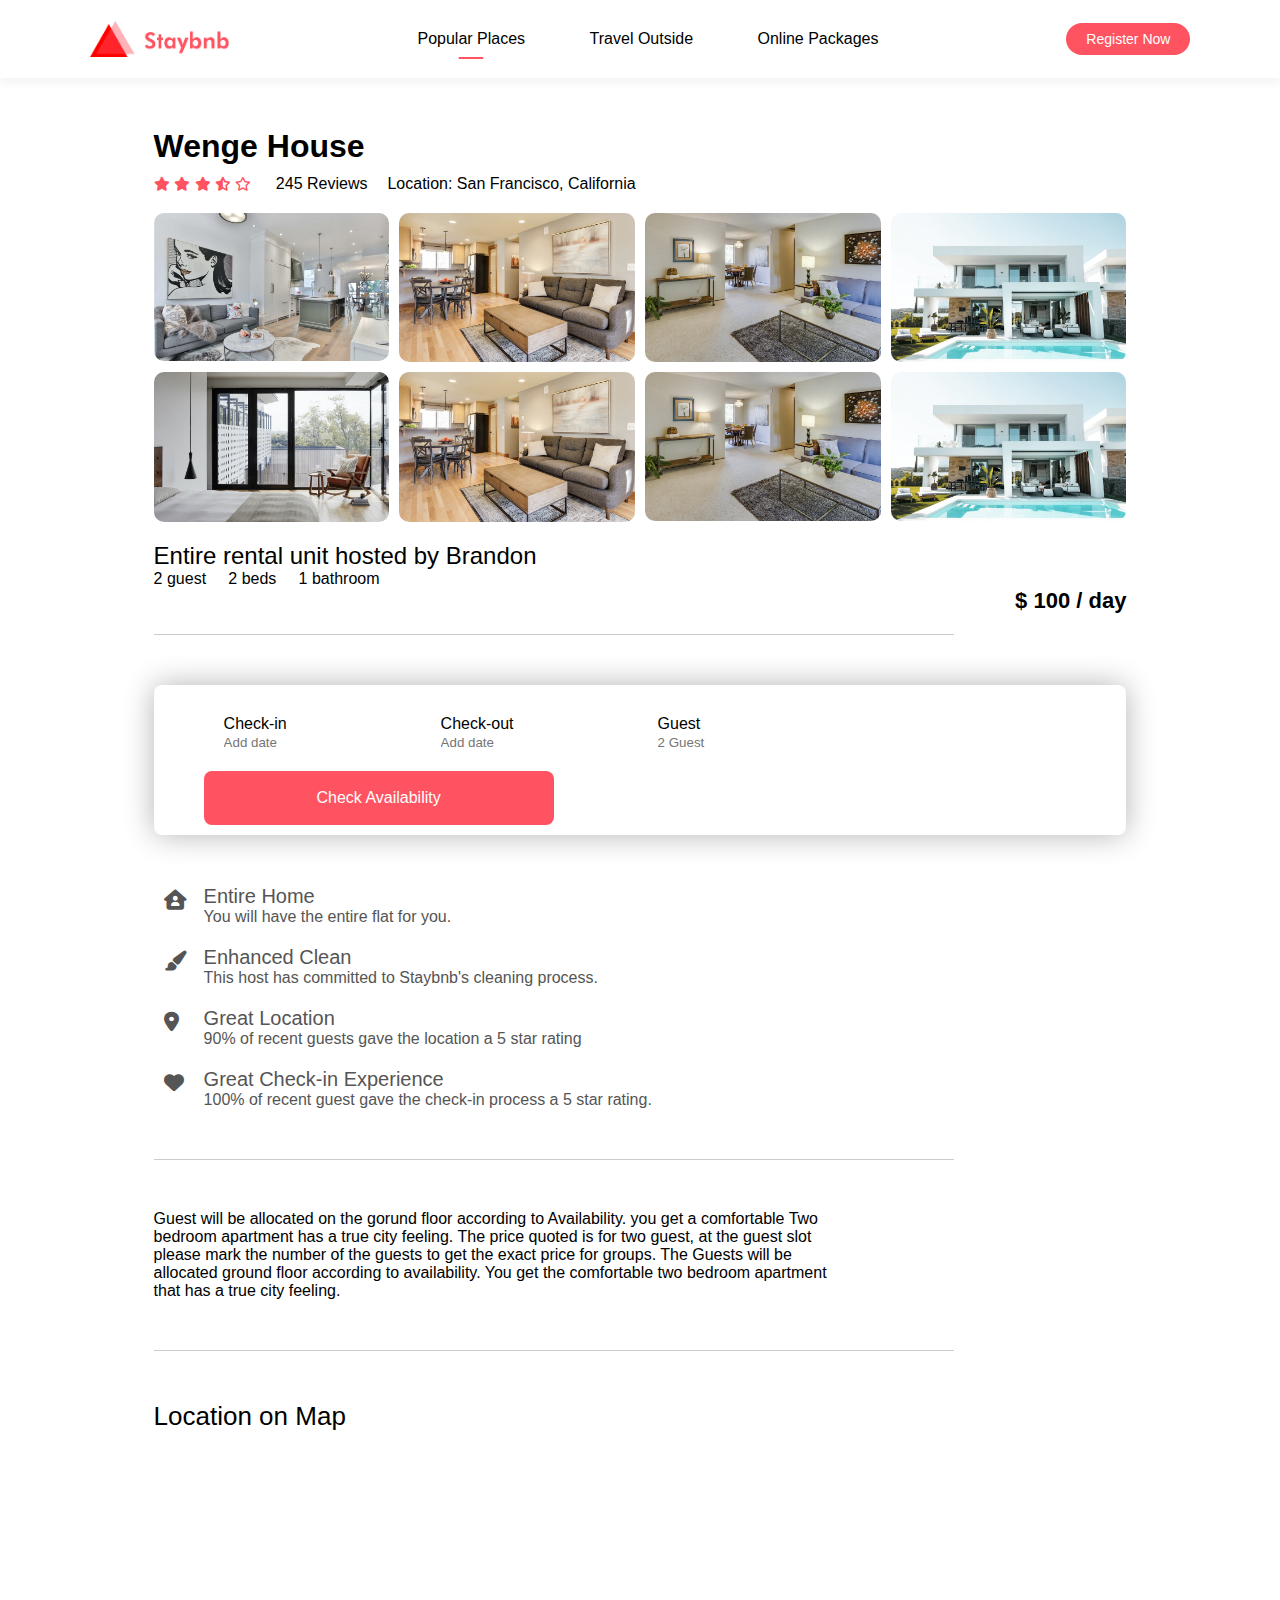
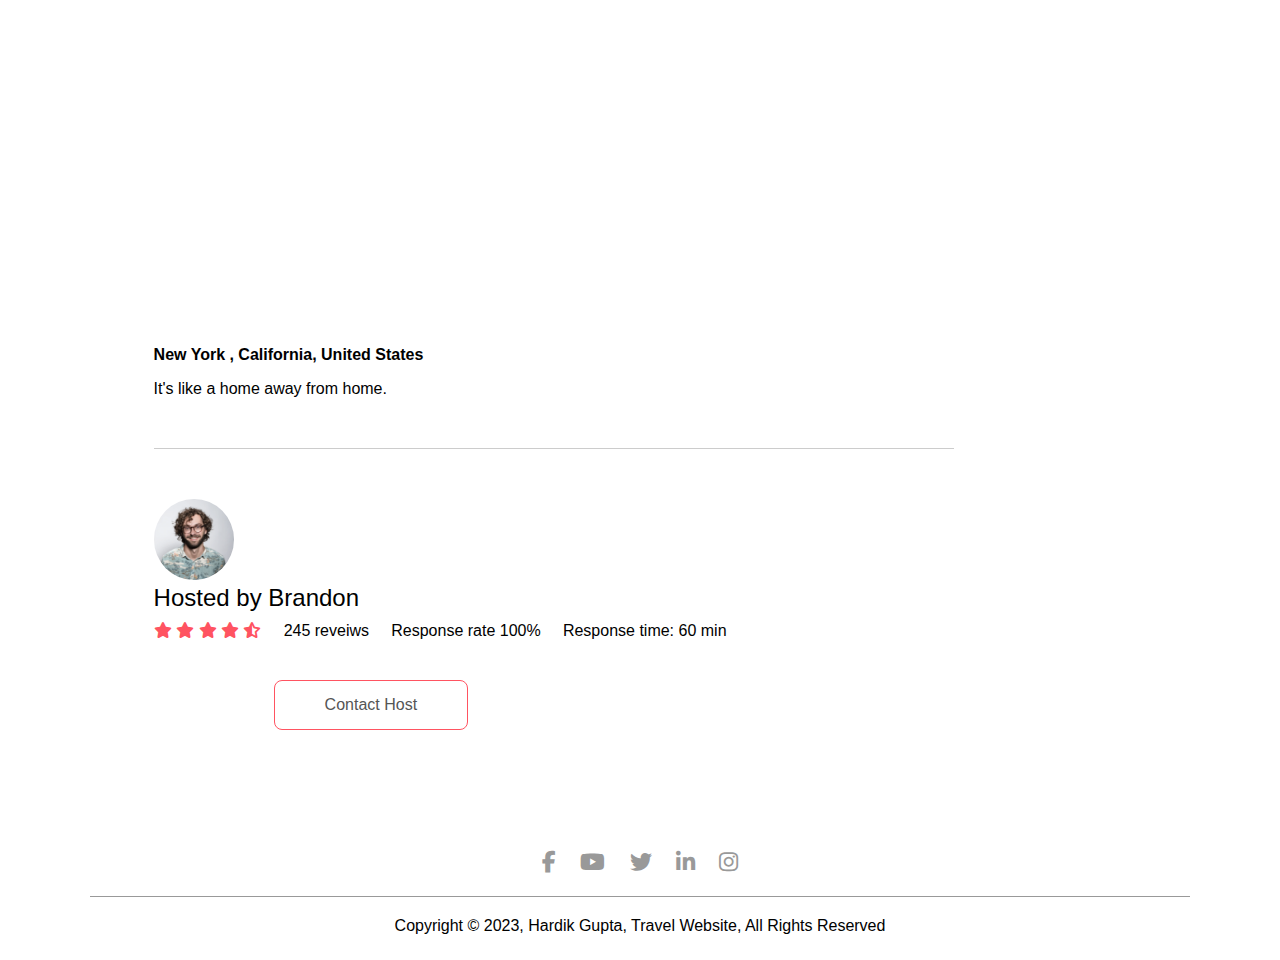
<file: house.html>
<!DOCTYPE html>
<html lang="en">
<head>
    <meta charset="UTF-8">
    <meta http-equiv="X-UA-Compatible" content="IE=edge">
    <meta name="viewport" content="width=device-width, initial-scale=1.0">
    <link rel="stylesheet" href="/style.css">
    
    <link rel="stylesheet" href="https://cdnjs.cloudflare.com/ajax/libs/font-awesome/6.2.1/css/all.min.css">

     <!-- for favicon -->
     <link rel="icon" href="/images/favicon.ico" type="image/x-icon" />
    <title>House Details</title>
</head>
<body>
    <nav id="navBar" class="navBar-white">
        <img src="/images/logo-red.png" alt="" class="logo">
        <!-- <a href="/index.html"><img src="/images/logo.png" alt="" class="logo"></a> -->
        <ul class="nav-links">
            <li><a href="/index.html" class="active">Popular Places</a></li>
            <li><a href="/listing.html">Travel Outside</a></li>
            <li><a href="#">Online Packages</a></li>
        </ul>
        <a href="#" class="register-btn">Register Now</a>
        <i class="fa-solid fa-bars " style="color: grey;"  onclick="togglebtn()"></i>
    </nav>


    <div class="house-details">
        <div class="house-title">
            <h1>Wenge House</h1>
            <div class="row">
                <div>
                    <i class="fa-solid fa-star"></i>
                    <i class="fa-solid fa-star"></i>
                    <i class="fa-solid fa-star"></i>
                    <i class="fa-solid fa-star-half-stroke"></i>
                    <i class="fa-regular fa-star"></i>
                    <span>245 Reviews</span>
                </div>

                <div>
                    <p>Location: San Francisco, California</p>
                </div>
            </div>

            <div class="gallery">
                <div><img class="gallery-img-1" src="/images/house-1.png" alt=""></div>
                <div><img  src="/images/house-2.png" alt=""></div>
                <div><img  src="/images/house-3.png" alt=""></div>
                <div><img  src="/images/house-4.png" alt=""></div>
                <div><img  src="/images/house-5.png" alt=""></div>

                <div><img  src="/images/house-2.png" alt=""></div>
                <div><img  src="/images/house-3.png" alt=""></div>
                <div><img  src="/images/house-4.png" alt=""></div>
            </div>

        </div>


        <div class="small-details">
            <h2>Entire rental unit hosted by Brandon</h2>
            <p>2 guest &nbsp; &nbsp; 2 beds &nbsp; &nbsp; 1 bathroom</p>
            <h4>$ 100 / day</h4>
        </div>

        <hr class="line">
        <form action="" class="check-form">
            <div>
                <label >Check-in</label>
                <input type="text" placeholder="Add date">
            </div>

            <div>
                <label >Check-out</label>
                <input type="text" placeholder="Add date">
            </div>

            <div class="guest-field">
                <label >Guest</label>
                <input type="text" placeholder="2 Guest">
            </div>
            <button type="submit">Check Availability</button>
        </form>

        <ul class="details-list">
            <li><i class="fa-solid fa-house-user"></i>Entire Home
                <span>You will have the entire flat for you.</span>
            </li>

            <li><i class="fa-solid fa-paintbrush"></i>Enhanced Clean 
                <span>This host has committed to Staybnb's cleaning process.</span>
            </li>


            <li><i class="fa-sharp fa-solid fa-location-dot"></i>Great Location
                <span>90% of recent guests gave the location a 5 star rating</span>
            </li>

            <li><i class="fa-solid fa-heart"></i>Great Check-in Experience
                <span>100% of recent guest gave the check-in process a 5 star rating.</span>
            </li>

        </ul>


        <hr class="line">
        <p class="home-desc">Guest will be allocated on the gorund floor according to Availability. you get a comfortable Two bedroom apartment has a true city feeling. The price quoted is for two guest, at the guest slot please mark the number of the guests to get the exact price for groups. The Guests will be allocated ground floor according to availability.
            You get the comfortable two bedroom apartment that has a true city feeling.
        </p>

        <hr class="line">
        <div class="map">
            <h3>Location on Map</h3>
            <iframe src="https://www.google.com/maps/embed?pb=!1m18!1m12!1m3!1d387190.2798953385!2d-74.2598694625961!3d40.697670066951815!2m3!1f0!2f0!3f0!3m2!1i1024!2i768!4f13.1!3m3!1m2!1s0x89c24fa5d33f083b%3A0xc80b8f06e177fe62!2sNew%20York%2C%20NY%2C%20USA!5e0!3m2!1sen!2sin!4v1674214519362!5m2!1sen!2sin" width="600" height="450" style="border:0;" allowfullscreen="" loading="lazy" referrerpolicy="no-referrer-when-downgrade"></iframe>

            <b>New York , California, United States</b>
            <p>It's like a home away from home.</p>
            
            
        </div>
        <hr class="line">

        <div class="host">
            <div>
                <img src="/images/host.png" alt="">
                    <div>
                        <h2>Hosted by Brandon</h2>
                        <p>
                            <span>
                                <i class="fa-solid fa-star"></i>
                                <i class="fa-solid fa-star"></i>
                                <i class="fa-solid fa-star"></i>
                                <i class="fa-solid fa-star"></i>
                                
                                <i class="fa-solid fa-star-half-stroke"></i>
                            </span>&nbsp; &nbsp; 245 reveiws &nbsp; &nbsp; Response rate 100%
                            &nbsp; &nbsp; Response time: 60 min
                        </p>
                    </div>
                </img>
            </div>
        </div>

        <a href="#" class="contact-host">Contact Host</a>
        
        
    </div>

    <div class="container">
        <div class="footer">
                
            <a href="https://facebook.com/" target="_blank"><i class="fa-brands fa-facebook-f"></i></a>
            <a href="https://youtube.com/" target="_blank"><i class="fa-brands fa-youtube"></i></a>
            <a href="https://twitter.com/" target="_blank"><i class="fa-brands fa-twitter"></i></a>
            <a href="https://linkedin.com/" target="_blank"><i class="fa-brands fa-linkedin-in"></i></a>
            <a href="https://instagram.com/" target="_blank"><i class="fa-brands fa-instagram"></i></a>
            <hr>
            <p>Copyright © 2023, Hardik Gupta, Travel Website, All Rights Reserved</p>
            <!-- <p>Copyright © 2023, Hardik Gupta,  All Rights Reserved</p> -->
        </div>
    </div>


        
<script>
    var navBar = document.getElementById("navBar");

    function togglebtn() {
        navBar.classList.toggle("hidemenu");
    }
</script>
</body>
</html>
</file>
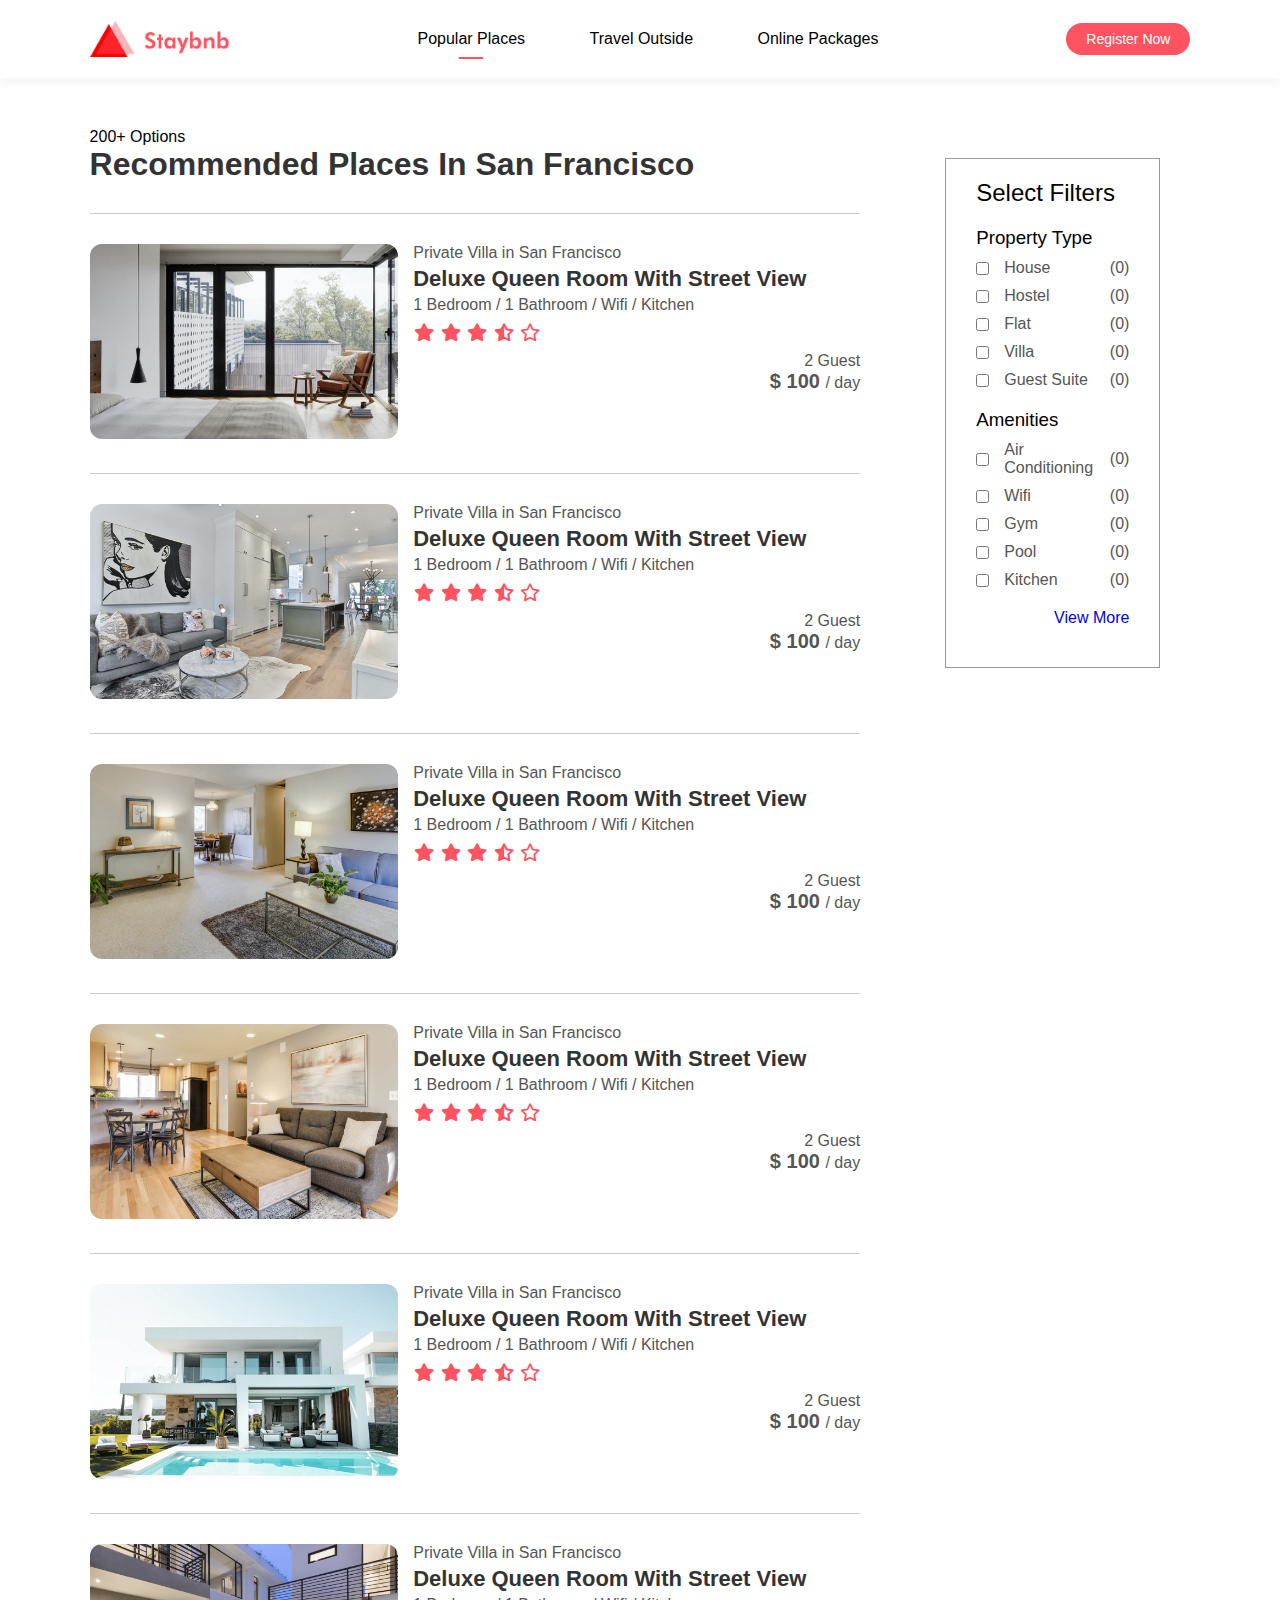
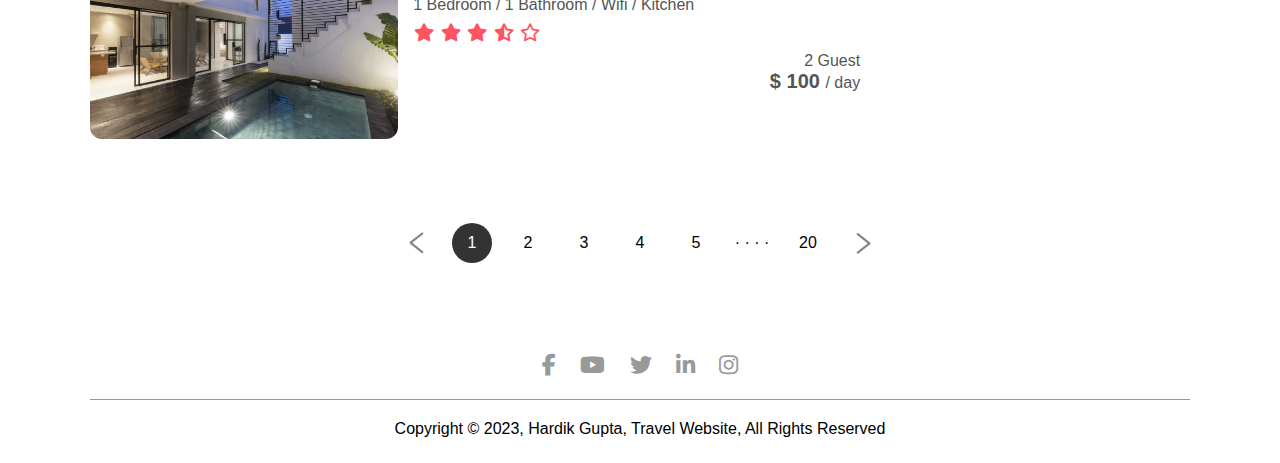
<file: listing.html>
<!DOCTYPE html>
<html lang="en">
<head>
    <meta charset="UTF-8">
    <meta http-equiv="X-UA-Compatible" content="IE=edge">
    <meta name="viewport" content="width=device-width, initial-scale=1.0">
    <title>Staybnb - EASY TUTORIAL</title>
    <link rel="stylesheet" href="/style.css">
    
    <link rel="stylesheet" href="https://cdnjs.cloudflare.com/ajax/libs/font-awesome/6.2.1/css/all.min.css">

     <!-- for favicon -->
     <link rel="icon" href="/images/favicon.ico" type="image/x-icon" />
</head>
<body>
    <nav id="navBar" class="navBar-white">
        <img src="/images/logo-red.png" alt="" class="logo">
        <!-- <a href="/index.html"><img src="/images/logo.png" alt="" class="logo"></a> -->
        <ul class="nav-links">
            <li><a href="/index.html" class="active">Popular Places</a></li>
            <li><a href="#">Travel Outside</a></li>
            <li><a href="/house.html">Online Packages</a></li>
        </ul>
        <a href="#" class="register-btn">Register Now</a>
        <i class="fa-solid fa-bars " style="color: grey;"  onclick="togglebtn()"></i>
    </nav>















    
<!-- ----------footer area------------ -->

<div class="container">

    <div class="list-container">
        <div class="left-col">
            <p>200+ Options</p>
            <h1>Recommended Places In San Francisco</h1>
            <div class="house">
                <div class="house-img">
                    <img src="/images/image-s1.png" alt="">
                </div>
                <div class="house-info">
                    <p>Private Villa in San Francisco</p>
                    <h3>Deluxe Queen Room With Street View</h3>
                    <p>1 Bedroom / 1 Bathroom / Wifi / Kitchen</p>
                    <i class="fa-solid fa-star"></i>
                    <i class="fa-solid fa-star"></i>
                    <i class="fa-solid fa-star"></i>
                    <i class="fa-solid fa-star-half-stroke"></i>
                    <i class="fa-regular fa-star"></i>
                    <div class="house-price" style="text-align: right;">
                        <p>2 Guest</p>
                        <h4>$ 100 <span>/ day</span></h4>
                    </div>
                </div>
                
            </div>

            <div class="house">
                <div class="house-img">
                    <img src="/images/image-s2.png" alt="">
                </div>
                <div class="house-info">
                  
                    <p>Private Villa in San Francisco</p>
                    <h3>Deluxe Queen Room With Street View</h3>
                    <p>1 Bedroom / 1 Bathroom / Wifi / Kitchen</p>
                    <i class="fa-solid fa-star"></i>
                    <i class="fa-solid fa-star"></i>
                    <i class="fa-solid fa-star"></i>
                    <i class="fa-solid fa-star-half-stroke"></i>
                    <i class="fa-regular fa-star"></i>
                    <div class="house-price" style="text-align: right;">
                        <p>2 Guest</p>
                        <h4>$ 100 <span>/ day</span></h4>
                    </div>
                </div>
                
            </div>


            <div class="house">
                <div class="house-img">
                    <img src="/images/image-s3.png" alt="">
                </div>
                <div class="house-info">
                    <p>Private Villa in San Francisco</p>
                    <h3>Deluxe Queen Room With Street View</h3>
                    <p>1 Bedroom / 1 Bathroom / Wifi / Kitchen</p>
                    <i class="fa-solid fa-star"></i>
                    <i class="fa-solid fa-star"></i>
                    <i class="fa-solid fa-star"></i>
                    <i class="fa-solid fa-star-half-stroke"></i>
                    <i class="fa-regular fa-star"></i>
                    <div class="house-price" style="text-align: right;">
                        <p>2 Guest</p>
                        <h4>$ 100 <span>/ day</span></h4>
                    </div>
                </div>
                
            </div>


            <div class="house">
                <div class="house-img">
                    <img src="/images/image-s4.png" alt="">
                </div>
                <div class="house-info">
                    <p>Private Villa in San Francisco</p>
                    <h3>Deluxe Queen Room With Street View</h3>
                    <p>1 Bedroom / 1 Bathroom / Wifi / Kitchen</p>
                    <i class="fa-solid fa-star"></i>
                    <i class="fa-solid fa-star"></i>
                    <i class="fa-solid fa-star"></i>
                    <i class="fa-solid fa-star-half-stroke"></i>
                    <i class="fa-regular fa-star"></i>
                    <div class="house-price" style="text-align: right;">
                        <p>2 Guest</p>
                        <h4>$ 100 <span>/ day</span></h4>
                    </div>
                </div>
                
            </div>


            <div class="house">
                <div class="house-img">
                    <img src="/images/image-s5.png" alt="">
                </div>
                <div class="house-info">
                    <p>Private Villa in San Francisco</p>
                    <h3>Deluxe Queen Room With Street View</h3>
                    <p>1 Bedroom / 1 Bathroom / Wifi / Kitchen</p>
                    <i class="fa-solid fa-star"></i>
                    <i class="fa-solid fa-star"></i>
                    <i class="fa-solid fa-star"></i>
                    <i class="fa-solid fa-star-half-stroke"></i>
                    <i class="fa-regular fa-star"></i>
                    <div class="house-price" style="text-align: right;">
                        <p>2 Guest</p>
                        <h4>$ 100 <span>/ day</span></h4>
                    </div>
                </div>
                
            </div>


            <div class="house">
                <div class="house-img">
                    <img src="/images/image-s6.png" alt="">
                </div>
                <div class="house-info">
                    <p>Private Villa in San Francisco</p>
                    <h3>Deluxe Queen Room With Street View</h3>
                    <p>1 Bedroom / 1 Bathroom / Wifi / Kitchen</p>
                    <i class="fa-solid fa-star"></i>
                    <i class="fa-solid fa-star"></i>
                    <i class="fa-solid fa-star"></i>
                    <i class="fa-solid fa-star-half-stroke"></i>
                    <i class="fa-regular fa-star"></i>
                    <div class="house-price" style="text-align: right;">
                        <p>2 Guest</p>
                        <h4>$ 100 <span>/ day</span></h4>
                    </div>
                </div>
                
            </div>




        </div>


        <div class="right-col">
            <div class="sidebar">
                <h2>Select Filters</h2>
                <h3>Property Type</h3>
                <div class="filter">
                    <input type="checkbox" name="" id="">
                    <p>House</p>
                    <span>(0)</span>
                </div>
                <div class="filter">
                    <input type="checkbox" name="" id="">
                    <p>Hostel</p>
                    <span>(0)</span>
                </div>
                <div class="filter">
                    <input type="checkbox" name="" id="">
                    <p>Flat</p>
                    <span>(0)</span>
                </div>
                <div class="filter">
                    <input type="checkbox" name="" id="">
                    <p>Villa</p>
                    <span>(0)</span>
                </div>
                <div class="filter">
                    <input type="checkbox" name="" id="">
                    <p>Guest Suite</p>
                    <span>(0)</span>
                </div>


                <h3>Amenities</h3>
                <div class="filter">
                    <input type="checkbox" name="" id="">
                    <p>Air Conditioning</p>
                    <span>(0)</span>
                </div>

                <div class="filter">
                    <input type="checkbox" name="" id="">
                    <p>Wifi</p>
                    <span>(0)</span>
                </div>

                <div class="filter">
                    <input type="checkbox" name="" id="">
                    <p>Gym</p>
                    <span>(0)</span>
                </div>

                <div class="filter">
                    <input type="checkbox" name="" id="">
                    <p>Pool</p>
                    <span>(0)</span>
                </div>

                <div class="filter">
                    <input type="checkbox" name="" id="">
                    <p>Kitchen</p>
                    <span>(0)</span>
                </div>

                <div class="sidebar-link">
                    <a href="#">View More</a>
                </div>

            </div>

        </div>

    </div>


    <div class="pagination">
        <img src="/images/arrow.png" alt="">
        <span class="current">1</span>
        <span>2</span>
        <span>3</span>
        <span>4</span>
        <span>5</span>
        <span>&middot; &middot; &middot; &middot;</span>
        <span>20</span>
        <img src="/images/arrow.png" alt="" class="right-arrow">
    </div>




<div class="footer">
                
    <a href="https://facebook.com/" target="_blank"><i class="fa-brands fa-facebook-f"></i></a>
    <a href="https://youtube.com/" target="_blank"><i class="fa-brands fa-youtube"></i></a>
    <a href="https://twitter.com/" target="_blank"><i class="fa-brands fa-twitter"></i></a>
    <a href="https://linkedin.com/" target="_blank"><i class="fa-brands fa-linkedin-in"></i></a>
    <a href="https://instagram.com/" target="_blank"><i class="fa-brands fa-instagram"></i></a>
    <hr>
    <p>Copyright © 2023, Hardik Gupta, Travel Website, All Rights Reserved</p>
    <!-- <p>Copyright © 2023, Hardik Gupta,  All Rights Reserved</p> -->
</div>

</div>



    
<script>
    var navBar = document.getElementById("navBar");

    function togglebtn() {
        navBar.classList.toggle("hidemenu");
    }
</script>

</body>
</html>
</file>
<file: style.css>
*
{
    margin: 0;
    padding: 0;
    box-sizing: border-box;
    font-family: 'poppins',sans-serif;
}


.header
{
    /* border: 2px solid red; */
    min-height: 100vh;
    width: 100%;
    background-image: linear-gradient(rgba(0, 0, 0, 0.3),rgba(0, 0, 0, 0.3)),url('/images/banner.png');
    background-size: cover;
    background-position: center;
    /* background-image: linear-gradient(rgba(0,0,0,0.3)); */
}

nav
{
    display: flex;
    align-items: center;
    justify-content: space-between;
    padding: 20px 7%;
}

.logo
{
    width: 140px;
    cursor: pointer;
}

.nav-links li
{
    list-style: none;
    display: inline-block;
    margin: 10px 30px;
}

.nav-links li a
{
    text-decoration: none;
    color: #fff;
}


.register-btn
{
    background: #fff;
    color: #000;
    padding: 8px 20px;
    border-radius: 20px;
    text-decoration: none;
    font-size: 14px;
}

.container
{
    padding: 0 7%;
}

.header h1
{
    font-size: 4vw;
    font-weight: 500;
    color: #fff;
    text-align: center;
    padding-top: 22%;
}

.search-bar
{
    background: #fff;
    width: 70%;
    margin: 30px auto;
    padding: 6px 10px 6px 30px;
    border-radius: 50px;
}


.search-bar form
{
    display: flex;
    align-items: center;
    flex-wrap: wrap;
}

.search-bar form input
{
    display: block;
    border: 0;
    outline: none;
    background: transparent;
}

.search-bar form button
{
    background: #ff5361;
    width: 55px;
    height: 55px;
    border-radius: 50%;
    border: 0;
    outline: none;
    cursor: pointer;
}


.search-bar form button img
{
    width: 15px;
    margin-top: 7px;
}


.location-input
{
    flex: 1;
}


.search-bar form label
{
    font-weight: 600;
}



/* -------------------------exclusive-------------------------- */
.exclusive
{
    display: grid;
    grid-template-columns: repeat(auto-fit,minmax(200px,1fr));
    grid-gap: 30px;
}

.exclusive div img
{
    width: 100%;
    border-radius: 10px;
}

.sub-title
{
    margin: 50px 0 20px;
    font-size: 2.2vw;
    font-weight: 500;
    color: #333;
}

.exclusive div
{
    position: relative;
}

.exclusive div span
{
    position: absolute;
    top: 50%;
    left: 50%;
    transform: translate(-50%,-50%);
    color: #fff;
    text-align: center;
}


/* ---------------------trending places----------- */
.trending
{
    display: grid;
    grid-template-columns: repeat(auto-fit,minmax(200px,1fr));
    grid-gap: 30px;
    margin-bottom: 30px;
}

.trending div img
{
    width: 100%;
    border-radius: 10px;
}

.trending h3
{
    font-weight: 600;
    margin-top: 10px;
}

/* -------------------------------cta----------------------------------- */
.cta
{
    margin: 80px 0;
    background-image: linear-gradient(to right,#3f2321,transparent),url('/images/banner-2.png');
    background-size: cover;
    background-position: center;
    border-radius: 10px;
    padding: 5%;
    color: #fff;

}


.cta h3
{
    font-size: 4vw;
    line-height: 5.3vw;
    font-weight: 500;
}

.cta p
{
    font-size: 18px;
    margin: 10px 0;
}

.cta-btn
{
    background: #ff5361;
    color: #fff;
    text-decoration: none;
    padding: 12px 30px;
    border-radius: 8px;
    margin-top: 20px;
    display: inline-block;
}

/* -----------------stories------------------- */
.stories
{
    display: grid;
    grid-template-columns: repeat(auto-fit,minmax(200px,1fr));
    grid-gap: 30px;
    margin-bottom: 30px;

}

.stories div img
{
    width: 100%;
    border-radius: 10px;
}

.stories div 
{
    position: relative;
    text-align: center;
}

.stories p
{
    width: 80%;
    position: absolute;
    top: 50%;
    left: 50%;
    transform: translate(-50%,-50%);
    color: #fff;
    font-size: 26px;
}


.start-btn
{
    text-decoration: none;
    background: #ff5361;
    color: #fff;
    width: 80%;
    max-width: 350px;
    display: block;
    text-align: center;
    margin: 60px auto;
    padding: 15px;
    border-radius: 30px;
    font-size: 20px;
}



/* ---------------------about-msg---------------------- */
.about-msg
{
    text-align: center;
    margin: 80px 0;
    color: #333;
    font-size: 17px;
}

.about-msg h2
{
    font-size: 28px;
    margin-bottom: 30px;
    font-weight: 500;
}


/* -----------------footer------------------- */
.footer
{
    margin: 80px 0 10px;
    text-align: center;
}

.footer a
{
    text-decoration: none;
    color: #999;
    font-size: 22px;
    margin: 0 10px;

}


.footer hr
{
    background: #999;
    height: 1px;
    width: 100%;
    border: 0;
    margin: 20px 0;
}

.footer p
{
    padding-bottom: 15px;
}


.active
{
    position: relative;
}

/* .active::after */
.active::after
{
    
    content: '';
    background: #fff;
    width: 25px;
    height: 2px;
    position: absolute;
    left: 50%;
    transform: translateX(-50%);
    bottom: -12px;
    border-radius: 2px;
}


nav .fa-bars
{
    display: none;
}
/* for small sc ------------------------*/
@media only screen and (max-width:700px)
{
    .logo
    {
        position: fixed;
        /* z-index: 1; */
        top: 4%;
        left: 7%;
    }


    nav
    {
        position: fixed;
        top: 0;
        z-index: 100;
        display: inline-block;
        width: 100%;
        padding: 100px 7% 0;
        background: #000;
        text-align: right;
        max-height: 100px;
        overflow: hidden;
        transition: max-height 0.5s;
    }

    nav .nav-links li
    {
        margin: 10px 0;
        display: block;
    }

    .register-btn
    {
        margin: 15px 0 30px;
        display: inline-block;
    }

    nav .fa-bars
    {
        display: block;
        position: fixed;
        top: 4%;
        right: 7%;
        color: #fff;
        font-size: 28px;
        /* mycss */
        cursor: pointer;
    }

    .active::after
{
    
    
    left: -40px;
    transform: translate(0,50%);
    bottom: 50%;
    /* border-radius: 2px; */
}

    .hidemenu
    {
        max-height: 300px;
    }

    .header h1
    {
        padding-top: 200px;
        font-size: 7vw;
    }

    .search-bar
    {
        width: 90%;
        margin: 30px auto;
        padding: 20px 10px 30px;
        border-radius: 5px;
        position: relative;
    }

    .search-bar form
    {
        display: block;

    }

    .search-bar form input
    {
        border-bottom: 1px solid #ddd;
       width: 100%;
       margin-bottom: 20px;
       /* margin-top: 10px; */
       padding-bottom: 20px;
       padding-top: 10px;
    }


    .search-bar form button
    {
        position: absolute;
        bottom: 0;
        left: 50%;
        transform: translate(-50%,50%);
    }


    .sub-title 
    {
        font-size: 6vw;
    }


    .cta
    {
        padding: 15% 5%;
    }

    .cta h3
    {
        font-size: 7vw;
        line-height: 8vw;
    }


    .cta p
    {
        font-size: 14px;
        
    }
    
    .cta-btn
    {
        padding: 6px 15px;
        border-radius: 4px;
        margin-top: 10px;
        font-size: 14px;
    }

    .stories p
    {
        font-size: 22px;
    }

    .about-msg
    {
        font-size: 15px;
    }





}


/* --------------------------------listing page------------------------------------ */
/* --------------------------------listing page------------------------------------ */
/* --------------------------------listing page------------------------------------ */
/* --------------------------------listing page------------------------------------ */

.navBar-white
{
    background: #fff;
    box-shadow: 0px 5px 10px rgba(0, 0, 0, 0.05) ;
}


.navBar-white .nav-links li a
{
    color: #000;
}


.navBar-white .register-btn
{
    background: #ff5361;
    color: #fff;
}


nav .navBar-white .fa-bars
{
    color: #000 !important; 
    
}

.navBar-white .active::after
{
    background: #ff5361;
}


.list-container
{
    margin-top: 50px;
    display: flex;
    flex-wrap: wrap;
    justify-content: space-between;

}


.left-col
{
flex-basis: 70%;
}


.right-col
{
    flex-basis: 25%;

}

.left-col h1
{
    color: #333;
    font-weight: 600;
    margin-bottom: 30px;
}

.house
{
    display: flex;
    justify-content: space-between;
    flex-wrap: wrap;
    padding: 30px 0;
    border-top: 1px solid #ccc;
}


.house-img
{
    flex-basis: 40%;
}


.house-info
{
    flex-basis: 58%;
    color: #555;
}

.house-img img
{
    width: 100%;
    border-radius: 12px;
}

.house-info h3
{
    font-weight: 600;
    color: #333;
    font-size: 22px;
    margin: 4px 0;
}


.house-info i
{
    color: #ff5361;
    font-size: 18px;
    margin: 10px 1px;
}

.house-price
{
    text-align: right !important;
}

.house-price h4
{
    font-size: 20px;
   
}
.house-price h4 span
{
    font-size: 16px;
   font-weight: 500;
}


.sidebar
{
    border: 1px solid #999;
    padding: 20px 30px;
    margin: 30px;
    /* border-radius: 5px; */
}

.sidebar h2
{
    font-weight: 500;
}

.sidebar h3
{
   font-weight: 500; 
   margin: 20px 0 10px;
}

.filter
{
    display: flex;
    align-items: center;
    color: #555;
    margin-bottom: 10px;

}


.filter p
{
    flex: +1;
}

.filter input
{
    cursor: pointer;
    margin-right: 15px;
}

.sidebar-link
{
    text-align: right;
    margin: 20px 0;
}

.sidebar-link a
{
    text-decoration: none;
}

.pagination
{
    display: flex;
    align-items: center;
    justify-content: center;
    margin: 40px 0;
}

.pagination img
{
    width: 15px;
    margin: 10px 20px;
}


.right-arrow
{
    transform: rotate(180deg);
}

.pagination span
{
    margin: 10px 8px;
    width: 40px;
    height: 40px;
    line-height: 40px;
    text-align: center;
    border-radius: 50%;
    cursor: pointer;
}

.pagination .current
{
    color: #fff;
    background-color: #333;
}


/* -------------------------media queries for lsiting page----------------- */
/* -------------------------media queries for lsiting page----------------- */
/* -------------------------media queries for lsiting page----------------- */
/* -------------------------media queries for lsiting page----------------- */

@media only screen and (max-width:700px)
{
    .list-container
    {
        margin-top: 150px;
    }

    .left-col, .right-col, .house-img, .house-info
    {
        flex-basis: 100%;
    }

    .left-col h1
    {
        font-size: 22px;
    }

    .house-info h3
    {
        font-size: 18px;
    }

    .house-info i
    {
        font-size: 16px;
    }

    .pagination span
    {
        margin: 10px 2px;
        width: 30px;
        height: 30px;
        line-height: 30px;
        font-size: 12px;
        
    }
}



/* ----------------------House Deatails---------------------------- */
/* ----------------------House Deatails---------------------------- */
/* ----------------------House Deatails---------------------------- */
/* ----------------------House Deatails---------------------------- */
.house-details
{
    padding: 0 12%;
}

.house-title
{
    margin-top: 50px;
}

.house-title h1
{
    font-weight: 600;
}

.house-title .row
{
    display: flex;
    flex-wrap: wrap;
    align-items: center;
    margin: 10px 0;
}

.house-title span
{
    margin: 0 20px;
}


.house-title i
{
    color: #ff5361;
    font-size: 14px;
}

.gallery
{
    display: grid;
    grid-gap: 10px;
    grid-template-areas: 'first first . .' 'first first . .';
    margin: 20px 0;
}

.gallery div img
{
    width: 100%;
    display: block;
    border-radius: 10px;
}

.gallery-img-1
{
    grid-area: first;
}


.small-details h2
{
    font-weight: 500;
}

.small-details h4
{
    text-align: right;
    font-size: 22px;
}


.line
{
    border: 0;
    height: 1px;
    background: #ccc;
    width: 100%;
    max-width: 800px;
    margin: 20px 0 50px;

}


.check-form
{
    margin: 30px 0;
    background: #fff;
    box-shadow: 0 0 30px rgba(0, 0, 0, 0.3);
    border-radius: 8px;
    display: flex;
    flex-wrap: wrap;
    align-items: center;
    padding: 10px 50px;

}

.check-form label
{
    display: block;
}

.check-form div
{
    padding: 20px;
}

.check-form input
{
    background: transparent;
    border: 0;
    outline: none;
}

.check-form button
{
    background: #ff5361;
    border: 0;
    outline: none;
    color: #fff;
    padding: 18px;
    width: 350px;
    border-radius: 8px;
    font-size: 16px;

}

.guest-field
{
    flex: 1;
}

.details-list
{
    list-style: none;
    margin: 50px 0;
}

.details-list li
{
    margin-left: 50px;
    font-size: 20px;
    font-weight: 500;
    margin-bottom: 20px;
    color: #555;
    position: relative;
}

.details-list li span
{
    display: block;
    font-weight: 400;
    font-size: 16px;
}


.details-list li i
{
    position: absolute;
    top: 5px;
    left: -40px;
}

.home-desc
{
    max-width: 700px;
    margin-bottom: 50px;
}

.map
{
    margin: 50px 0;
}

.map iframe
{
    width: 100%;
    margin-bottom: 30px;
}



.map h3
{
    font-size: 26px;
    font-weight: 500;
    margin-bottom: 30px;
}

.map b
{
    display: block;
    margin-bottom: 16px;

}

.host 
{
    display: flex;
    align-items: center;
    
}

.host img
{
    width: 80px;
    border-radius: 50%;
    margin-right: 30px;
}

.host h2
{
    margin-bottom: 10px;
    font-weight: 500;
}

.host i
{
    color: #ff5361;
}


.contact-host
{
    display: inline-block;
    margin: 40px 0 40px 120px;
    text-decoration: none;
    color: #555;
    padding: 15px 50px;
    border: 1px solid #ff5361;
    border-radius: 8px;

}


/* ------------------media query for hosue details page-------------------- */
/* ------------------media query for hosue details page-------------------- */
@media only screen and (max-width:700px)
{
    .house-details
    {
        margin-top: 150px;
    }

    .row p
    {
        margin-top: 10px;
    }

    .gallery
    {
        grid-template-areas: 'first first' '. .' '. .';
    }

    .small-details h2
    {
        font-size: 20px;
        margin-top: 24px;
    }
    
    .small-details h4
    {
        text-align: left;
        margin: 10px 0;
        font-size: 18px;

    }

    .check-form
    {
        padding: 10px 30px;
        
        
    }
    
    .check-form div
    {
        padding: 20px 0;
        width: 100%;
    }
    
    .check-form input
    {
        border-bottom: 1px solid #ccc;
        width: 100%;
        padding-bottom:  5px;
        
    }
    .check-form button
    {
         font-size: 14px;
         margin-top: 10px;
         margin-bottom: 15px;
         border-radius: 4px;
    }

    .host
    {
        display: block;
        line-height: 28px;

    }

    .contact-host
    {
        margin: 40px 0;
        
    }


}


/* css by me----------------------------------- */
/* css by me----------------------------------- */
/* css by me----------------------------------- */
/* css by me----------------------------------- */

.nav-links li a:hover
{
    color: #50577A;
    /* color: aqua; */
}
</file>
